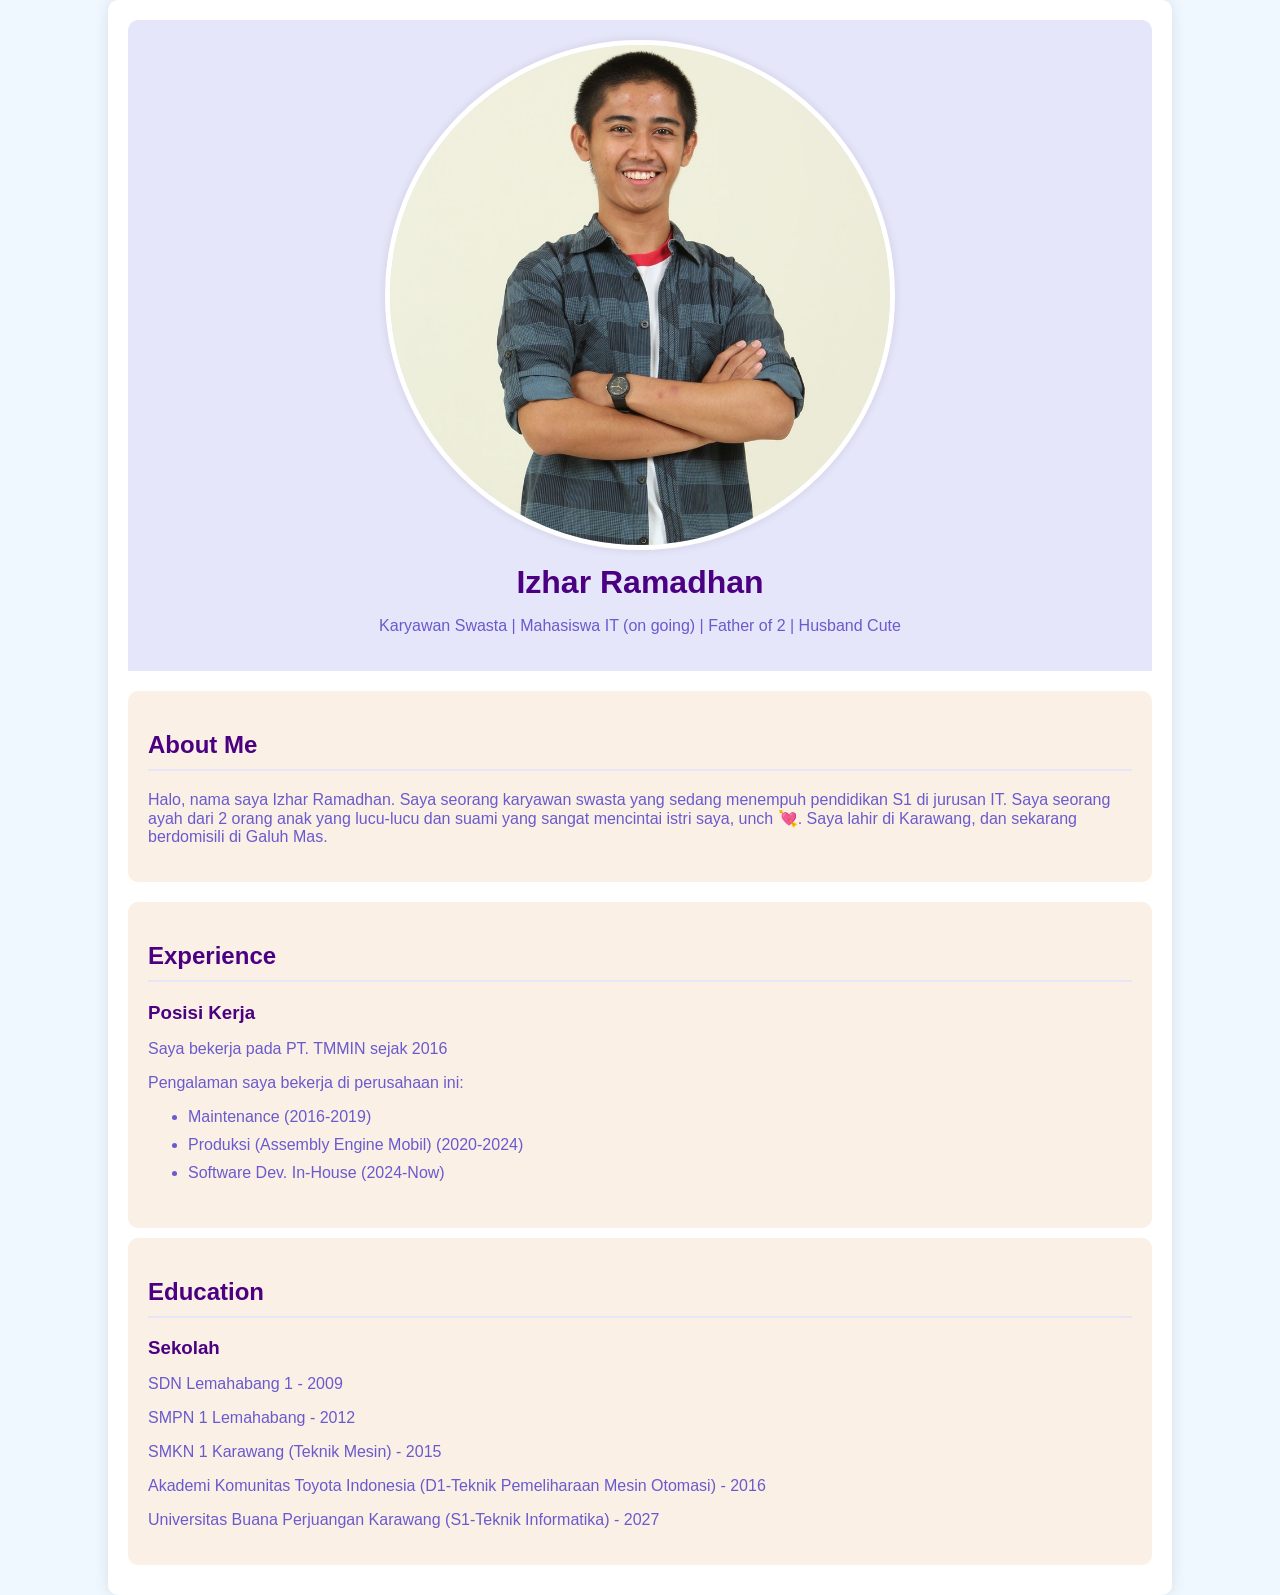
<file: index.html>
<!DOCTYPE html>
<html lang="en">
	<head>
		<meta charset="UTF-8" />
		<meta name="viewport" content="width=device-width, initial-scale=1.0" />
		<title>CV Online</title>
		<link rel="stylesheet" href="/assets/styles/style.css" />
	</head>
	<body>
		<div class="container">
			<div class="header">
				<img src="/assets/images/izhar.jpeg" alt="Profile Picture" />
				<h1>Izhar Ramadhan</h1>
				<p>
					Karyawan Swasta | Mahasiswa IT (on going) | Father of 2 | Husband Cute
				</p>
			</div>
			<div class="section about-me">
				<h2>About Me</h2>
				<p>
					Halo, nama saya Izhar Ramadhan. Saya seorang karyawan swasta yang
					sedang menempuh pendidikan S1 di jurusan IT. Saya seorang ayah dari 2
					orang anak yang lucu-lucu dan suami yang sangat mencintai istri saya,
					unch &#128152;. Saya lahir di Karawang, dan sekarang berdomisili di
					Galuh Mas.
				</p>
			</div>
			<div class="section experience">
				<h2>Experience</h2>
				<div class="experience">
					<h3>Posisi Kerja</h3>
					<p>Saya bekerja pada PT. TMMIN sejak 2016</p>
					<p>Pengalaman saya bekerja di perusahaan ini:
						<ul>
							<li>Maintenance (2016-2019)</li>
							<li>Produksi (Assembly Engine Mobil) (2020-2024)</li>
							<li>Software Dev. In-House (2024-Now)</li>
						</ul>
					</p>
				</div>
			</div>
			<div class="section education">
				<h2>Education</h2>
				<div class="education">
					<h3>Sekolah</h3>
					<p>SDN Lemahabang 1 - 2009</p>
					<p>SMPN 1 Lemahabang - 2012</p>
					<p>SMKN 1 Karawang (Teknik Mesin) - 2015</p>
					<p>Akademi Komunitas Toyota Indonesia (D1-Teknik Pemeliharaan Mesin Otomasi) - 2016</p>
					<p>Universitas Buana Perjuangan Karawang (S1-Teknik Informatika) - 2027</p>
				</div>
			</div>
		</div>
	</body>
</html>
</file>
<file: assets/styles/style.css>
body {
	font-family: "Arial", sans-serif;
	margin: 0;
	padding: 0;
	background-color: #f0f8ff; /* Alice Blue */
	color: #333;
}
.container {
	width: 80%;
	margin: 0 auto;
	background-color: #ffffff; /* White */
	padding: 20px;
	box-shadow: 0 0 15px rgba(0, 0, 0, 0.1);
	border-radius: 10px;
}
.header {
	text-align: center;
	padding: 20px 0;
	background-color: #e6e6fa; /* Lavender */
	border-radius: 10px 10px 0 0;
}
.header img {
	border-radius: 50%;
	width: 500px;
	height: 500px;
	border: 5px solid #fff;
	box-shadow: 0 0 10px rgba(0, 0, 0, 0.1);
}
.header h1 {
	margin: 10px 0 5px;
	color: #4b0082; /* Indigo */
}
.header p {
	color: #6a5acd; /* Slate Blue */
}
.section {
	margin: 20px 0;
	padding: 20px;
	background-color: #faf0e6; /* Linen */
	border-radius: 10px;
}
.section h2 {
	color: #4b0082; /* Indigo */
	border-bottom: 2px solid #e6e6fa; /* Lavender */
	padding-bottom: 10px;
}
.section p {
	color: #6a5acd;
}
.experience,
.education {
	margin: 10px 0;
}
.experience h3,
.education h3 {
	color: #4b0082; /* Indigo */
	margin: 5px 0;
}
.experience p,
.education p {
	color: #6a5acd; /* Slate Blue */
}
.experience ul {
	color: #6a5acd;
}
.experience li {
	padding-bottom: 10px;
}
</file>
